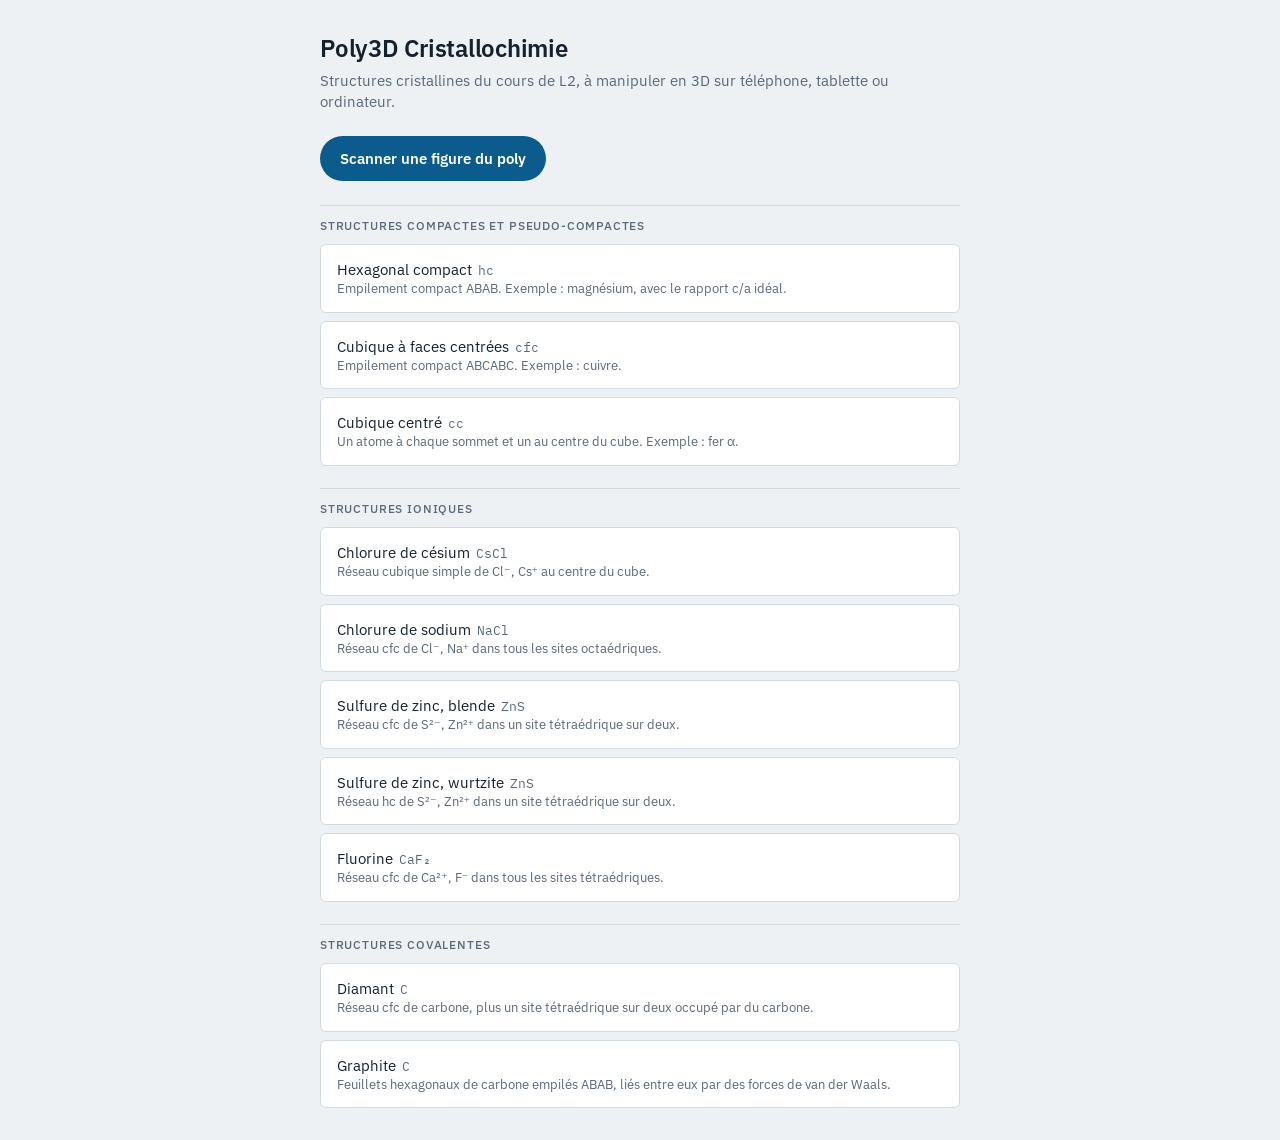
<file: index.html>
<!doctype html>
<html lang="fr">
<head>
<meta charset="utf-8">
<meta name="viewport" content="width=device-width, initial-scale=1">
<title>Poly3D Cristallochimie</title>
<link rel="stylesheet" href="https://fonts.googleapis.com/css2?family=IBM+Plex+Mono:wght@400;500&family=IBM+Plex+Sans:wght@400;500;600&display=swap">
<link rel="stylesheet" href="poly3d.css?v=10">
</head>
<body>
<main class="home">
<h1>Poly3D Cristallochimie</h1>
<p>Structures cristallines du cours de L2, à manipuler en 3D sur téléphone, tablette ou ordinateur.</p>
<a class="lien" href="scanner.html">Scanner une figure du poly</a>
<div id="liste"></div>
</main>
<script src="structures.js?v=10"></script>
<script src="poly3d.js?v=10"></script>
</body>
</html>
</file>
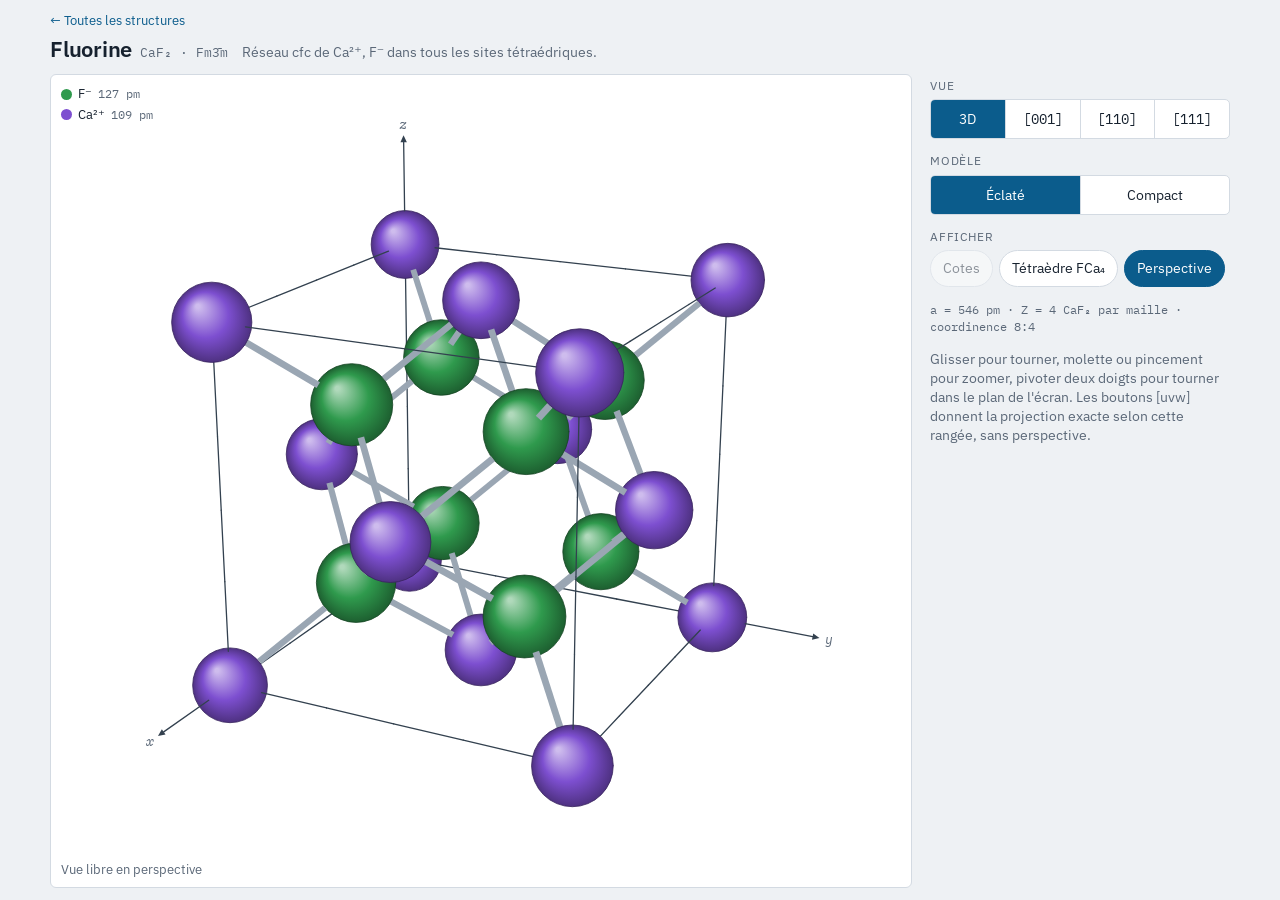
<file: caf2.html>
<!doctype html>
<html lang="fr">
<head>
<meta charset="utf-8">
<meta name="viewport" content="width=device-width, initial-scale=1, viewport-fit=cover">
<title>Poly3D</title>
<link rel="stylesheet" href="https://fonts.googleapis.com/css2?family=IBM+Plex+Mono:wght@400;500&family=IBM+Plex+Sans:wght@400;500;600&display=swap">
<link rel="stylesheet" href="poly3d.css?v=10">
</head>
<body data-structure="caf2">
<script src="structures.js?v=10"></script>
<script src="poly3d.js?v=10"></script>
</body>
</html>
</file>
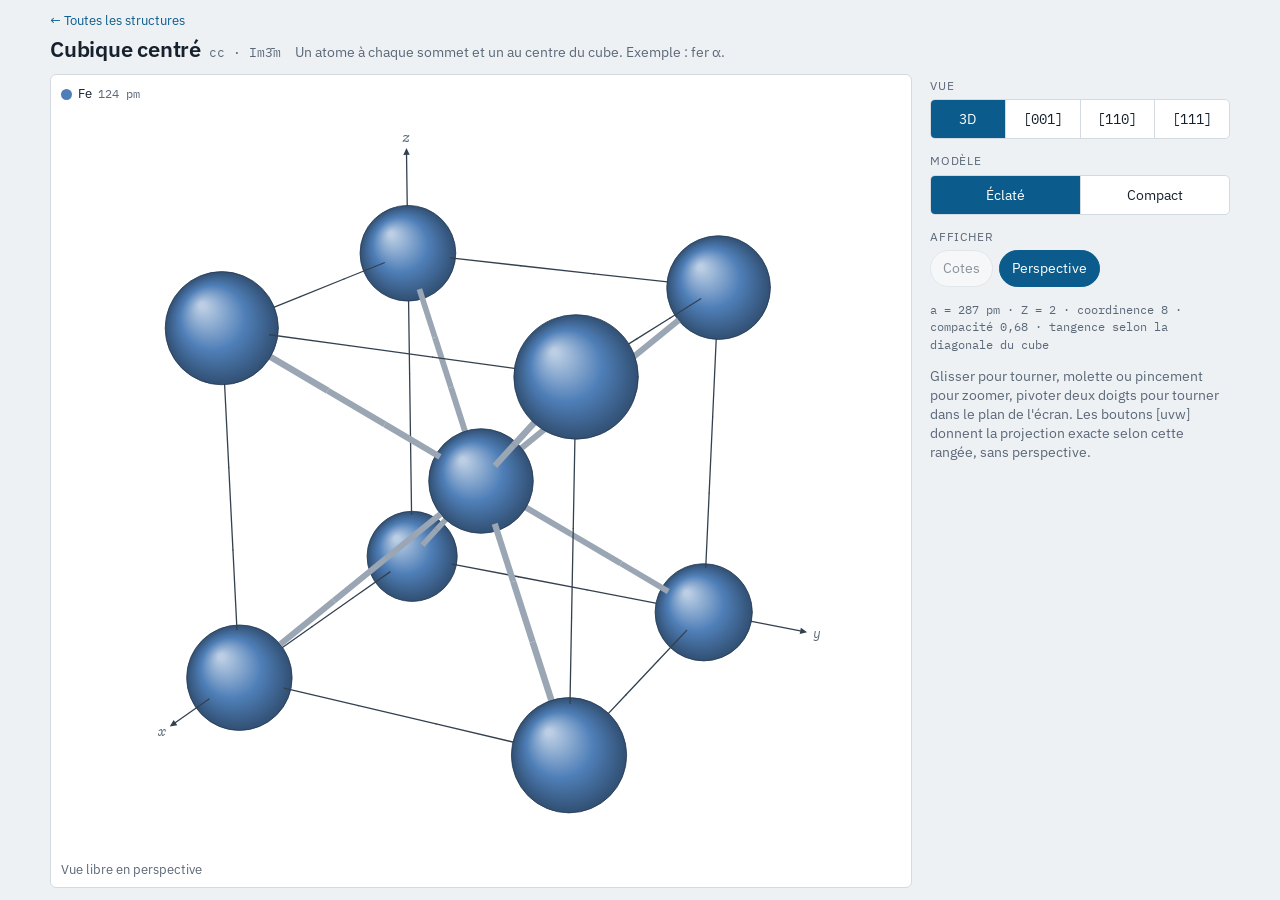
<file: cc.html>
<!doctype html>
<html lang="fr">
<head>
<meta charset="utf-8">
<meta name="viewport" content="width=device-width, initial-scale=1, viewport-fit=cover">
<title>Poly3D</title>
<link rel="stylesheet" href="https://fonts.googleapis.com/css2?family=IBM+Plex+Mono:wght@400;500&family=IBM+Plex+Sans:wght@400;500;600&display=swap">
<link rel="stylesheet" href="poly3d.css?v=10">
</head>
<body data-structure="cc">
<script src="structures.js?v=10"></script>
<script src="poly3d.js?v=10"></script>
</body>
</html>
</file>
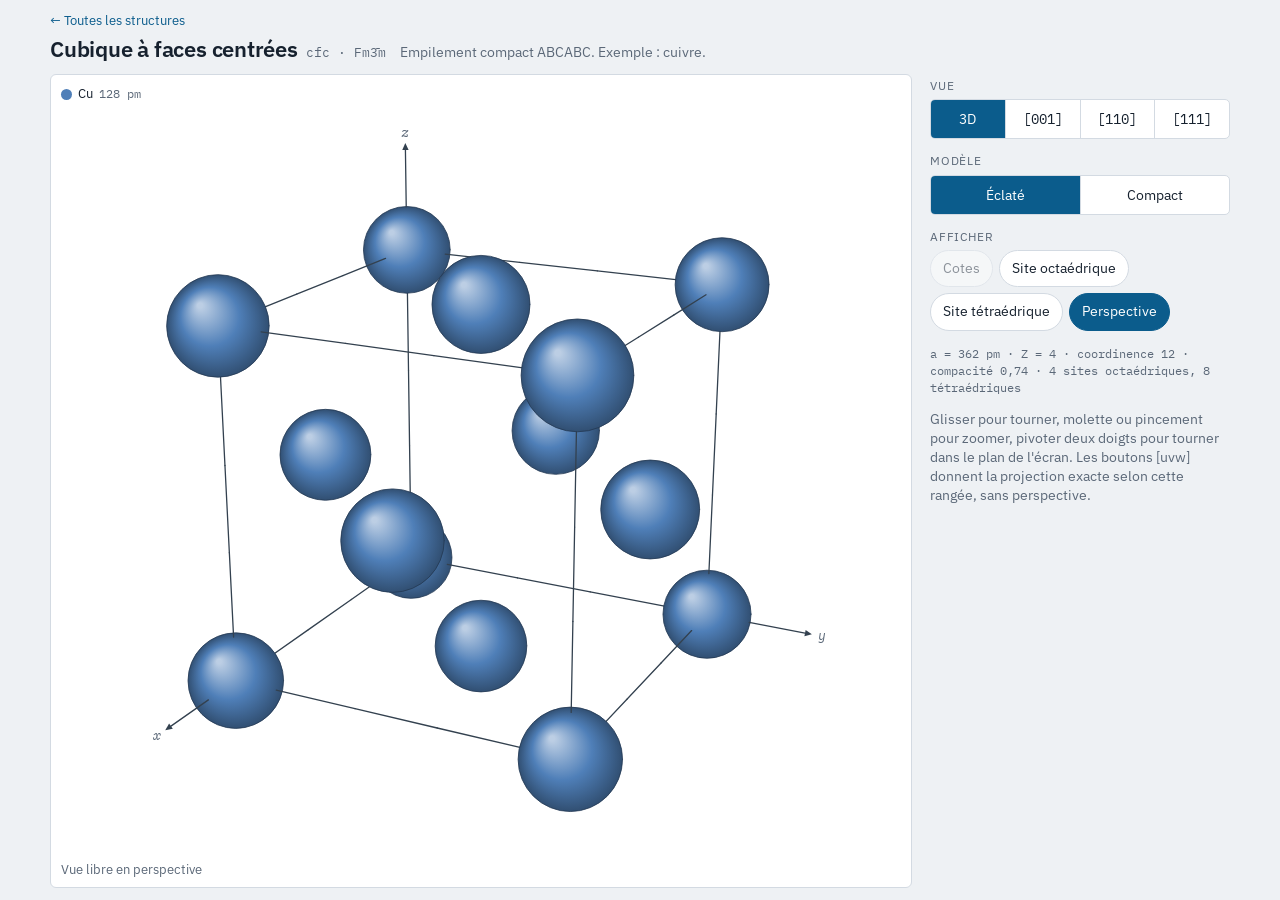
<file: cfc.html>
<!doctype html>
<html lang="fr">
<head>
<meta charset="utf-8">
<meta name="viewport" content="width=device-width, initial-scale=1, viewport-fit=cover">
<title>Poly3D</title>
<link rel="stylesheet" href="https://fonts.googleapis.com/css2?family=IBM+Plex+Mono:wght@400;500&family=IBM+Plex+Sans:wght@400;500;600&display=swap">
<link rel="stylesheet" href="poly3d.css?v=10">
</head>
<body data-structure="cfc">
<script src="structures.js?v=10"></script>
<script src="poly3d.js?v=10"></script>
</body>
</html>
</file>
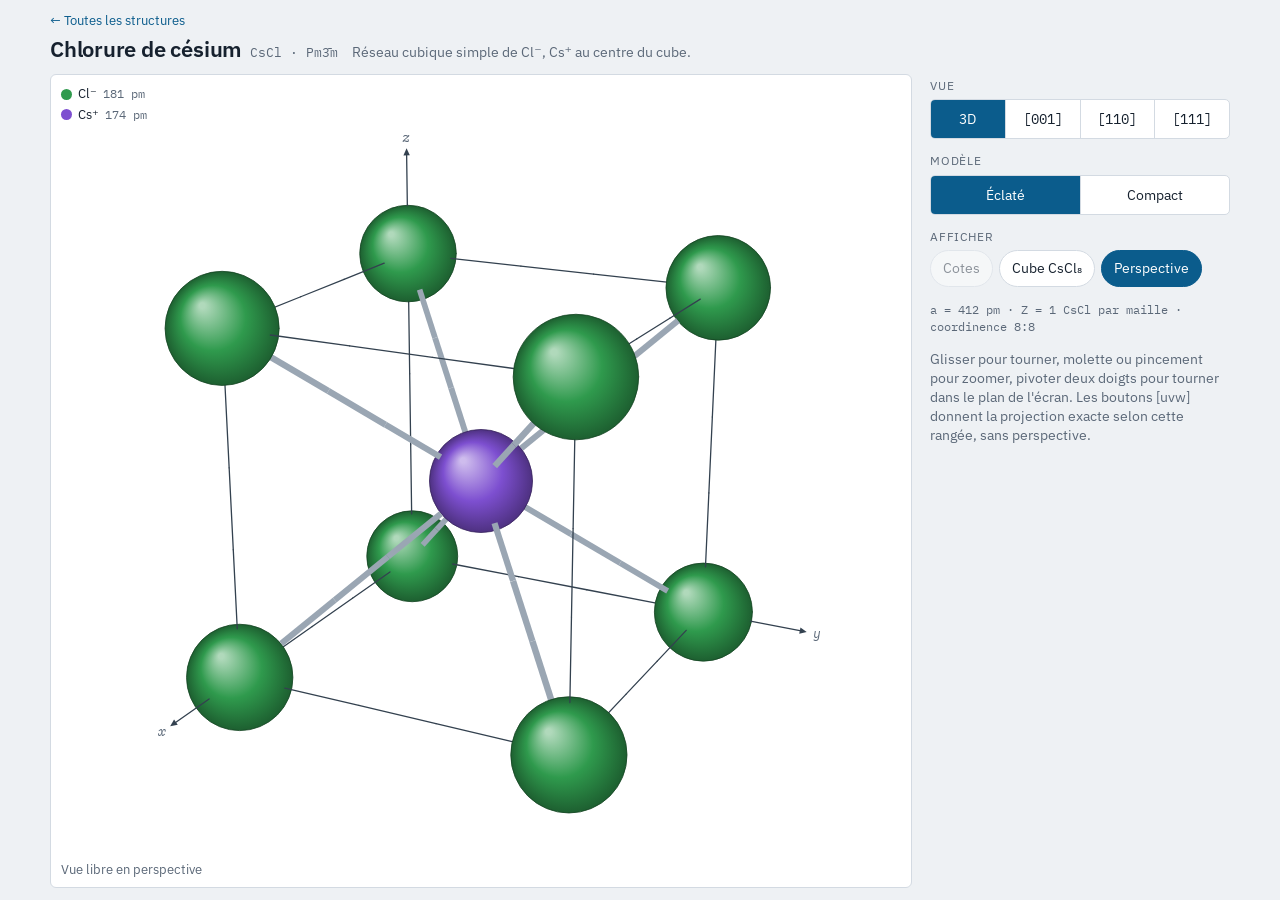
<file: cscl.html>
<!doctype html>
<html lang="fr">
<head>
<meta charset="utf-8">
<meta name="viewport" content="width=device-width, initial-scale=1, viewport-fit=cover">
<title>Poly3D</title>
<link rel="stylesheet" href="https://fonts.googleapis.com/css2?family=IBM+Plex+Mono:wght@400;500&family=IBM+Plex+Sans:wght@400;500;600&display=swap">
<link rel="stylesheet" href="poly3d.css?v=10">
</head>
<body data-structure="cscl">
<script src="structures.js?v=10"></script>
<script src="poly3d.js?v=10"></script>
</body>
</html>
</file>
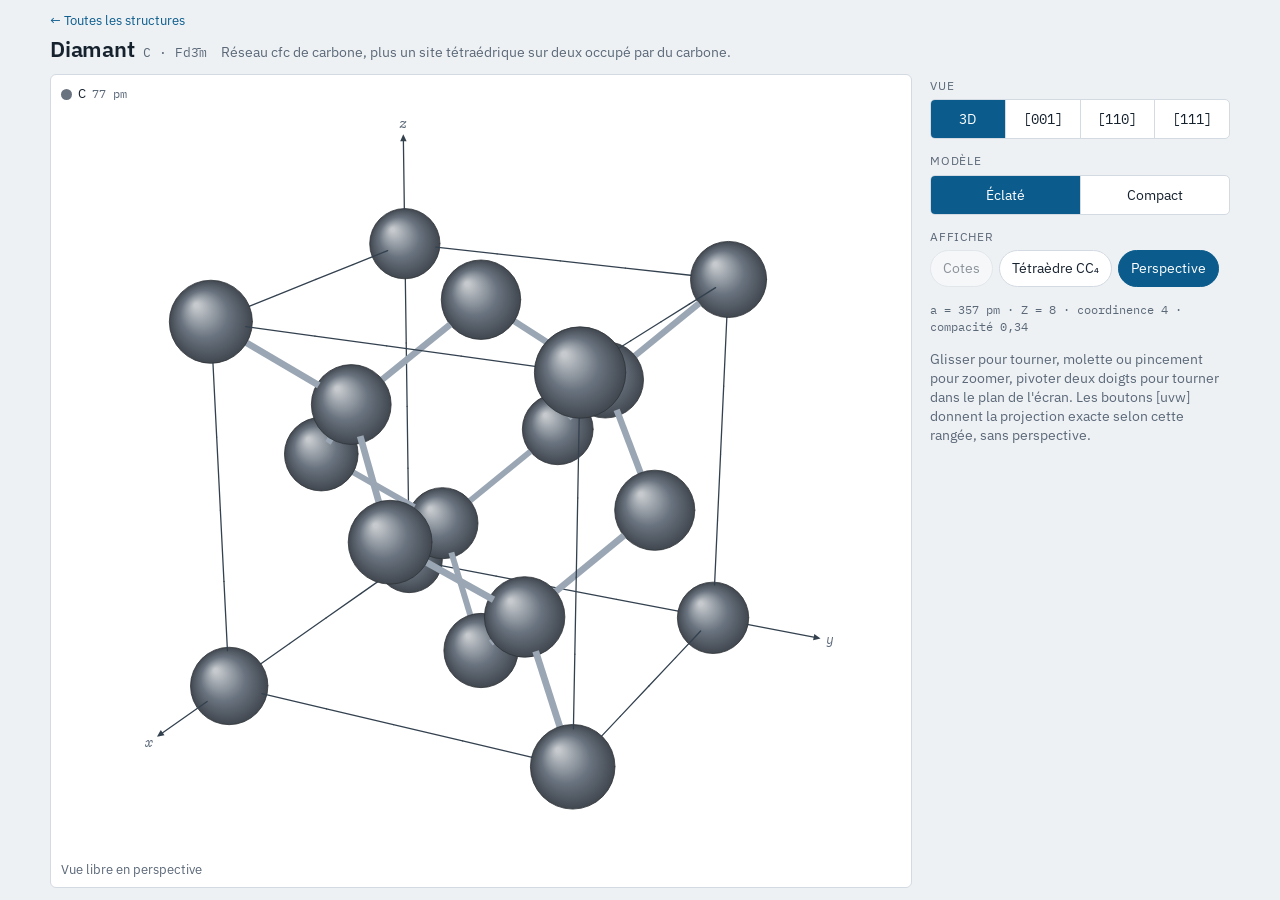
<file: diamant.html>
<!doctype html>
<html lang="fr">
<head>
<meta charset="utf-8">
<meta name="viewport" content="width=device-width, initial-scale=1, viewport-fit=cover">
<title>Poly3D</title>
<link rel="stylesheet" href="https://fonts.googleapis.com/css2?family=IBM+Plex+Mono:wght@400;500&family=IBM+Plex+Sans:wght@400;500;600&display=swap">
<link rel="stylesheet" href="poly3d.css?v=10">
</head>
<body data-structure="diamant">
<script src="structures.js?v=10"></script>
<script src="poly3d.js?v=10"></script>
</body>
</html>
</file>
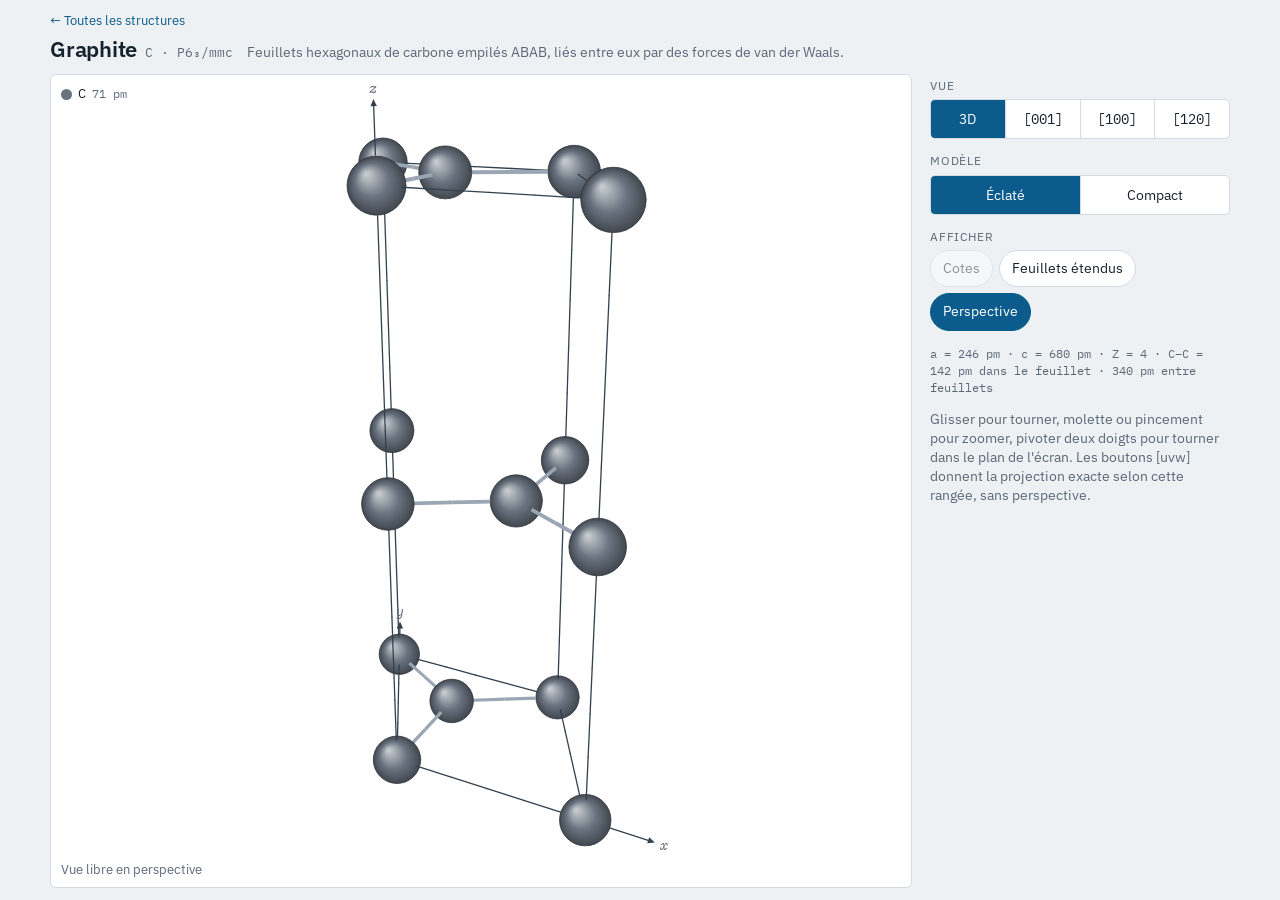
<file: graphite.html>
<!doctype html>
<html lang="fr">
<head>
<meta charset="utf-8">
<meta name="viewport" content="width=device-width, initial-scale=1, viewport-fit=cover">
<title>Poly3D</title>
<link rel="stylesheet" href="https://fonts.googleapis.com/css2?family=IBM+Plex+Mono:wght@400;500&family=IBM+Plex+Sans:wght@400;500;600&display=swap">
<link rel="stylesheet" href="poly3d.css?v=10">
</head>
<body data-structure="graphite">
<script src="structures.js?v=10"></script>
<script src="poly3d.js?v=10"></script>
</body>
</html>
</file>
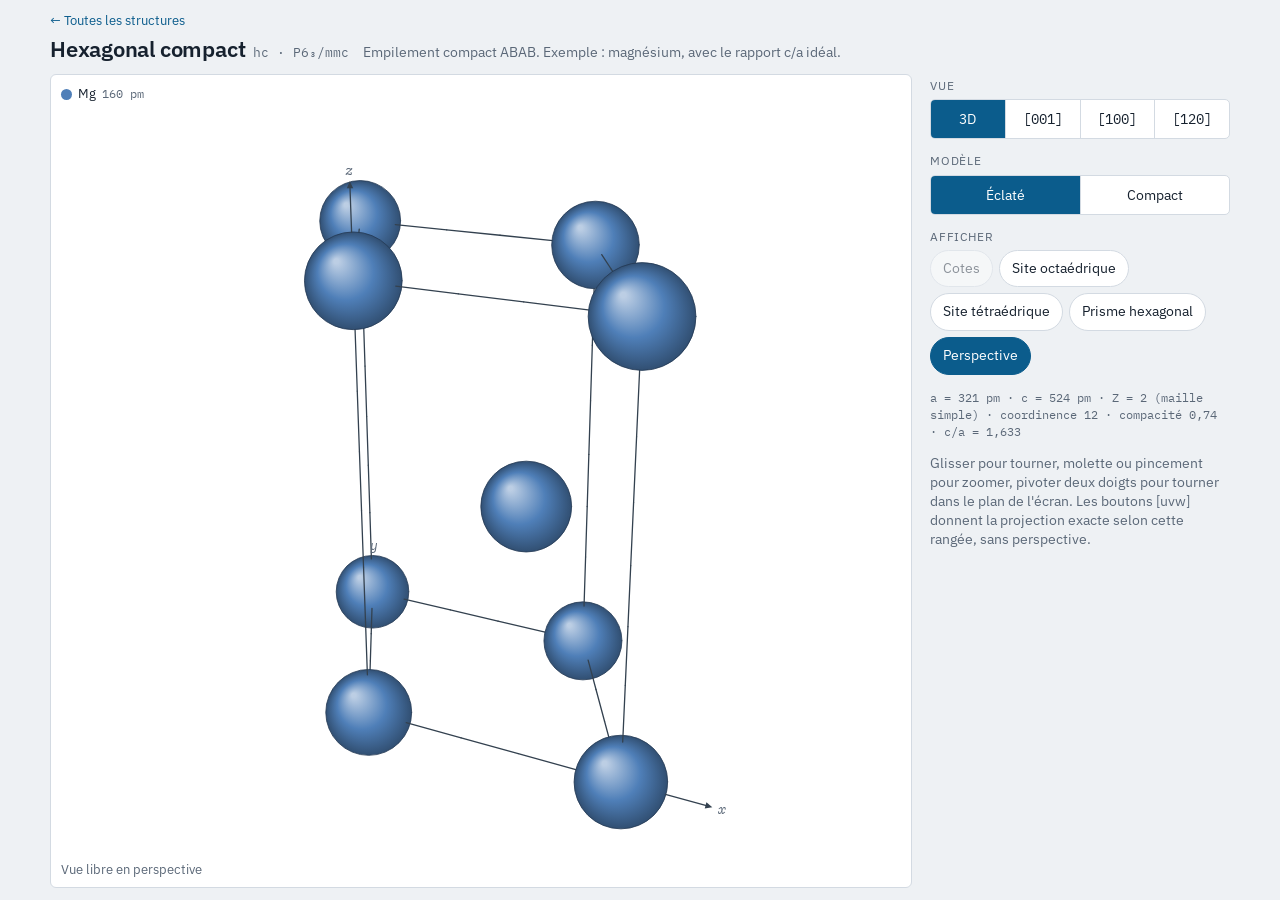
<file: hc.html>
<!doctype html>
<html lang="fr">
<head>
<meta charset="utf-8">
<meta name="viewport" content="width=device-width, initial-scale=1, viewport-fit=cover">
<title>Poly3D</title>
<link rel="stylesheet" href="https://fonts.googleapis.com/css2?family=IBM+Plex+Mono:wght@400;500&family=IBM+Plex+Sans:wght@400;500;600&display=swap">
<link rel="stylesheet" href="poly3d.css?v=10">
</head>
<body data-structure="hc">
<script src="structures.js?v=10"></script>
<script src="poly3d.js?v=10"></script>
</body>
</html>
</file>
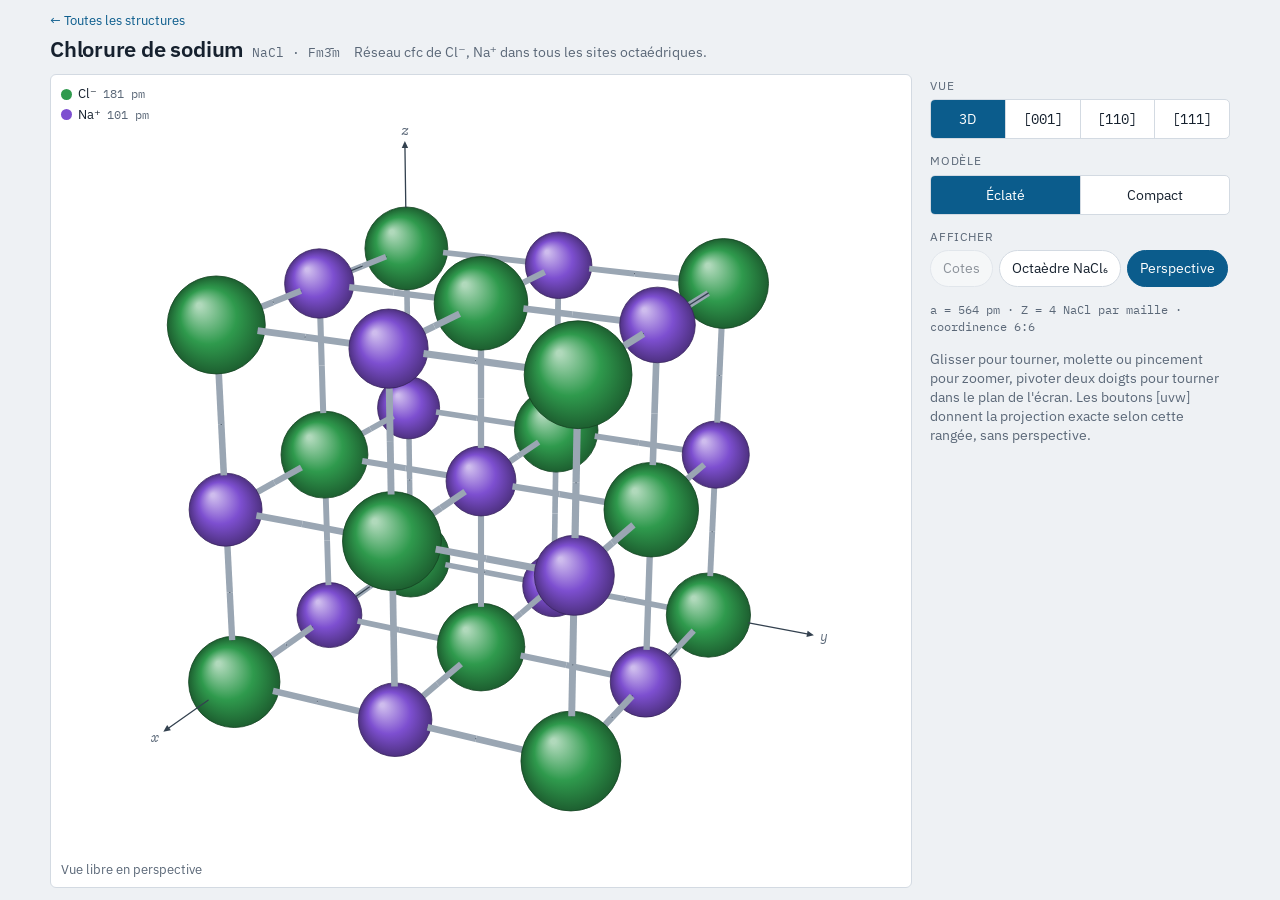
<file: nacl.html>
<!doctype html>
<html lang="fr">
<head>
<meta charset="utf-8">
<meta name="viewport" content="width=device-width, initial-scale=1, viewport-fit=cover">
<title>Poly3D</title>
<link rel="stylesheet" href="https://fonts.googleapis.com/css2?family=IBM+Plex+Mono:wght@400;500&family=IBM+Plex+Sans:wght@400;500;600&display=swap">
<link rel="stylesheet" href="poly3d.css?v=10">
</head>
<body data-structure="nacl">
<script src="structures.js?v=10"></script>
<script src="poly3d.js?v=10"></script>
</body>
</html>
</file>
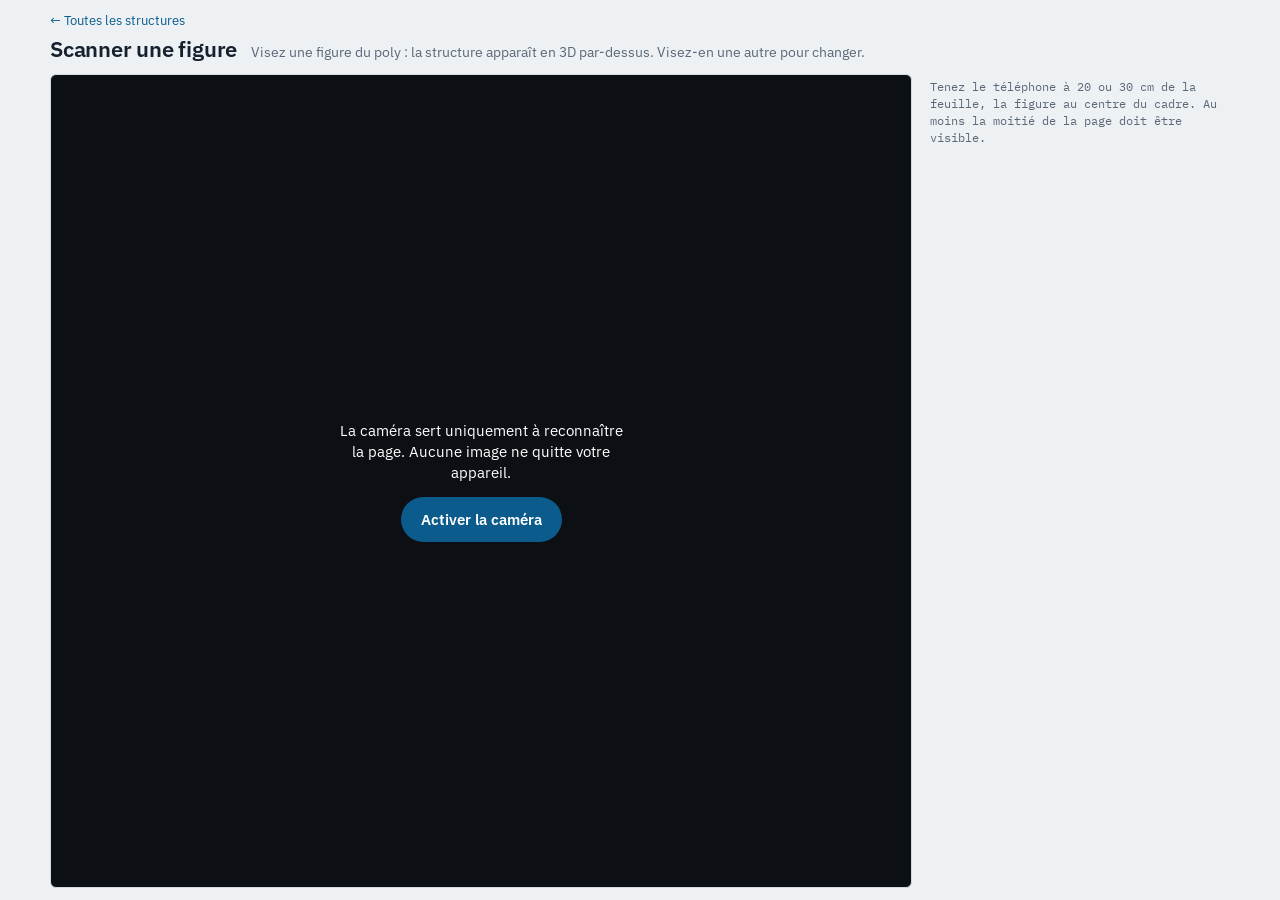
<file: scanner.html>
<!doctype html>
<html lang="fr">
<head>
<meta charset="utf-8">
<meta name="viewport" content="width=device-width, initial-scale=1, viewport-fit=cover">
<title>Poly3D Scanner</title>
<link rel="stylesheet" href="https://fonts.googleapis.com/css2?family=IBM+Plex+Mono:wght@400;500&family=IBM+Plex+Sans:wght@400;500;600&display=swap">
<link rel="stylesheet" href="poly3d.css?v=10">
</head>
<body>
<div class="app">
  <header>
    <a class="back" href="index.html">← Toutes les structures</a>
    <h1>Scanner une figure</h1>
    <p class="sub">Visez une figure du poly : la structure apparaît en 3D par-dessus. Visez-en une autre pour changer.</p>
  </header>
  <div class="stage scan" id="stage">
    <video id="video" playsinline muted autoplay></video>
    <div class="viseur" id="viseur" hidden></div>
    <div class="etat" id="etat" hidden><div class="msg" id="msg">Recherche d'une figure…</div><div class="mesure" id="mesure"></div></div>
    <div class="start" id="start"><div><p>La caméra sert uniquement à reconnaître la page. Aucune image ne quitte votre appareil.</p><button id="go">Activer la caméra</button></div></div>
  </div>
  <section class="panel"><p class="facts" id="aide">Tenez le téléphone à 20 ou 30 cm de la feuille, la figure au centre du cadre. Au moins la moitié de la page doit être visible.</p></section>
</div>
<script src="structures.js?v=10"></script>
<script src="poly3d.js?v=10"></script>
<script src="scanner.js?v=10"></script>
</body>
</html>
</file>
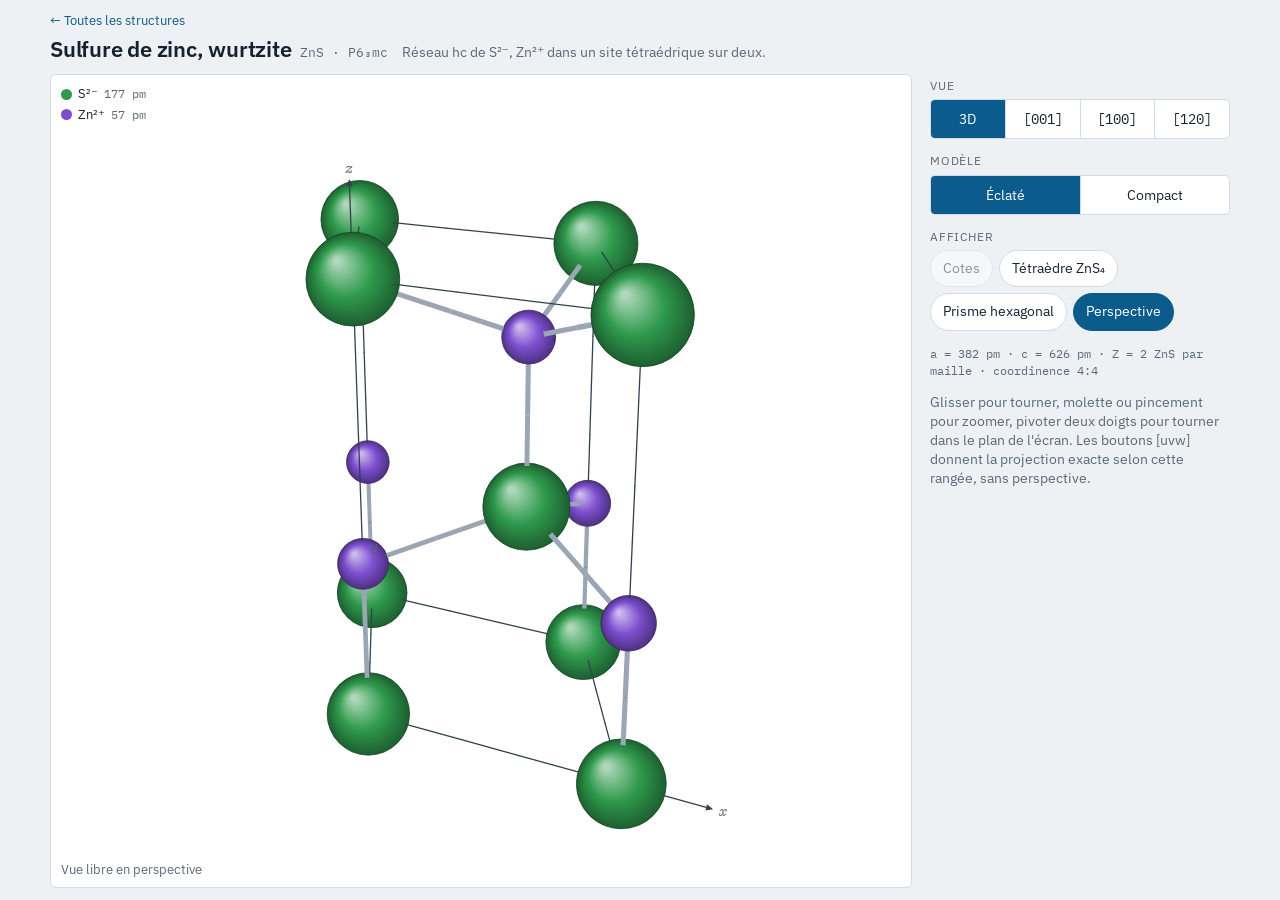
<file: wurtzite.html>
<!doctype html>
<html lang="fr">
<head>
<meta charset="utf-8">
<meta name="viewport" content="width=device-width, initial-scale=1, viewport-fit=cover">
<title>Poly3D</title>
<link rel="stylesheet" href="https://fonts.googleapis.com/css2?family=IBM+Plex+Mono:wght@400;500&family=IBM+Plex+Sans:wght@400;500;600&display=swap">
<link rel="stylesheet" href="poly3d.css?v=10">
</head>
<body data-structure="wurtzite">
<script src="structures.js?v=10"></script>
<script src="poly3d.js?v=10"></script>
</body>
</html>
</file>
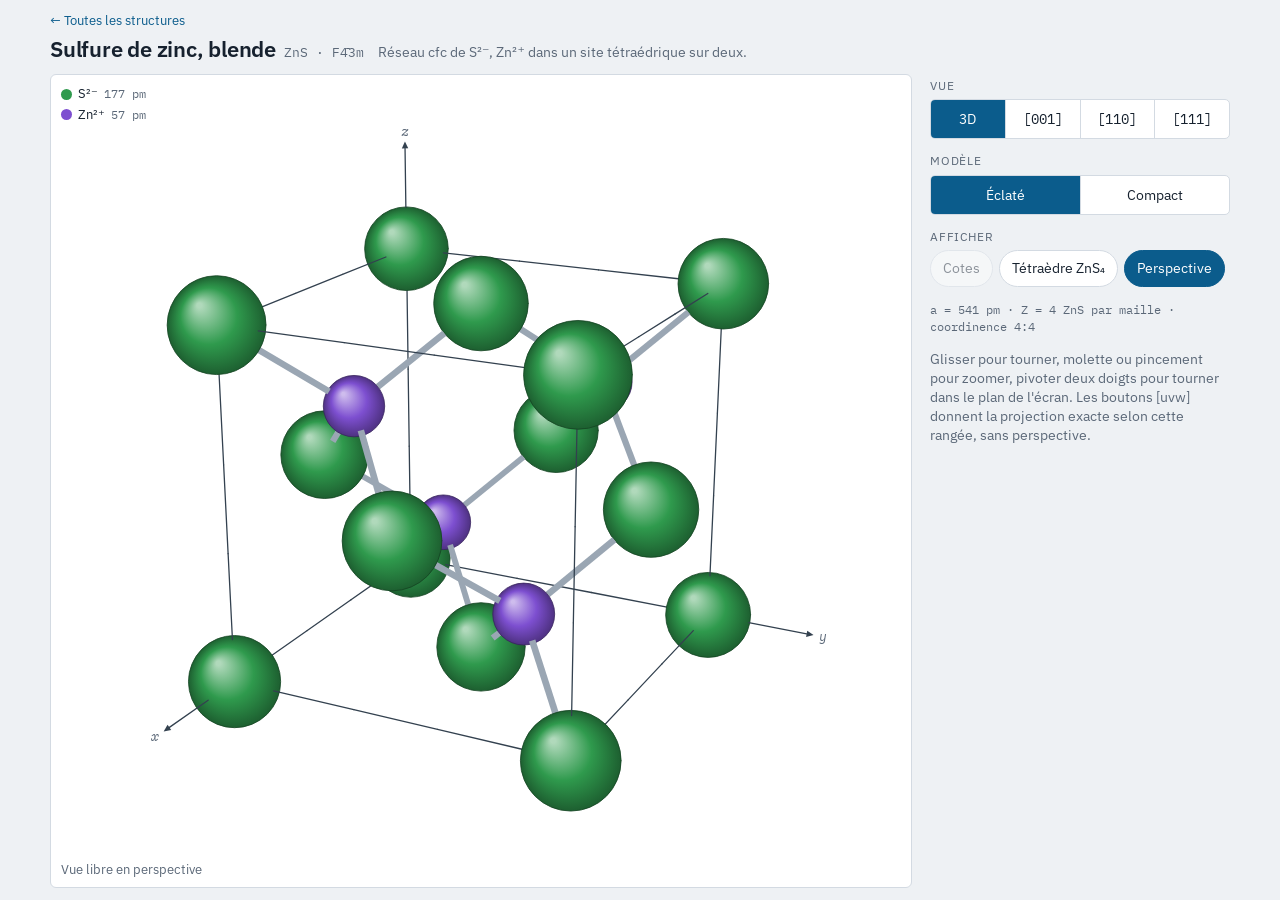
<file: zns.html>
<!doctype html>
<html lang="fr">
<head>
<meta charset="utf-8">
<meta name="viewport" content="width=device-width, initial-scale=1, viewport-fit=cover">
<title>Poly3D</title>
<link rel="stylesheet" href="https://fonts.googleapis.com/css2?family=IBM+Plex+Mono:wght@400;500&family=IBM+Plex+Sans:wght@400;500;600&display=swap">
<link rel="stylesheet" href="poly3d.css?v=10">
</head>
<body data-structure="zns">
<script src="structures.js?v=10"></script>
<script src="poly3d.js?v=10"></script>
</body>
</html>
</file>
<file: poly3d.css>
/* Poly3D Cristallochimie : mise en page commune à toutes les structures.
   Une planche de dessin plein écran, un bandeau de titre fin, le pupitre de commandes dessous (à droite sur grand écran). */
:root{
  --bg:#eef1f4; --surface:#ffffff; --ink:#16212e; --muted:#5b6878; --rule:#d3dae2;
  --accent:#0b5c8c; --accent-ink:#ffffff;
  --anion:#2f9a4d; --anion-ink:#1d6b33; --cation:#7d4fd0; --cation-ink:#5a33a8;
  --metal:#4f7fb8; --metal-ink:#2f5c92; --carbone:#69737f; --carbone-ink:#3d4650;
  --edge:#33414f; --bond:#9aa6b3; --poly:#e0862a;
  --font-ui:"IBM Plex Sans",system-ui,-apple-system,"Segoe UI",sans-serif;
  --font-mono:"IBM Plex Mono",ui-monospace,Menlo,Consolas,monospace;
}
@media (prefers-color-scheme: dark){
  :root{
    --bg:#10161d; --surface:#18212b; --ink:#e6ecf2; --muted:#93a1b1; --rule:#2b3745;
    --accent:#5fb4e6; --accent-ink:#0c1620;
    --anion:#4cc06c; --anion-ink:#7fdc98; --cation:#9a74e8; --cation-ink:#bda3f5;
    --metal:#6b9bd6; --metal-ink:#a3c4ee; --carbone:#8d98a5; --carbone-ink:#c2cbd5;
    --edge:#c3ceda; --bond:#5d6b7a; --poly:#f0a04a; color-scheme:dark;
  }
}
*{box-sizing:border-box}
[hidden]{display:none!important}
html,body{height:100%;margin:0}
body{background:var(--bg);color:var(--ink);font-family:var(--font-ui);font-size:15px;line-height:1.4;padding:0 16px}
.app{height:100%;max-width:1180px;margin:0 auto;padding:12px 0;display:grid;gap:10px;
  grid-template-rows:auto minmax(260px,1fr) auto;grid-template-columns:minmax(0,1fr)}
header{display:flex;flex-wrap:wrap;align-items:baseline;gap:4px 14px;min-width:0}
.back{font-size:.8rem;color:var(--accent);text-decoration:none;flex-basis:100%}
h1{margin:0;font-size:1.35rem;font-weight:600;letter-spacing:-.01em}
h1 small{font-family:var(--font-mono);font-weight:400;font-size:.8rem;color:var(--muted);margin-left:8px;letter-spacing:0}
.sub{margin:0;color:var(--muted);font-size:.88rem;min-width:0}
.stage{position:relative;min-width:0;min-height:0;background:var(--surface);border:1px solid var(--rule);border-radius:6px;overflow:hidden;touch-action:none;cursor:grab}
.stage.dragging{cursor:grabbing}
.stage canvas{position:absolute;inset:0;width:100%;height:100%;display:block}
.labels{position:absolute;inset:0;pointer-events:none;overflow:hidden}
.cote,.axis{position:absolute;transform:translate(-50%,-50%);white-space:nowrap}
.cote{background:var(--surface);border:1px solid var(--rule);border-radius:3px;padding:0 3px;font-size:14px;line-height:1.2;text-align:center;font-weight:600}
.cote span{display:block}
.axis{font-family:var(--font-mono);font-size:13px;font-style:italic;color:var(--muted)}
.legend{position:absolute;left:10px;top:10px;display:flex;flex-direction:column;gap:3px;font-size:.8rem;pointer-events:none}
.legend div{display:flex;align-items:center;gap:6px}
.legend i{width:11px;height:11px;border-radius:50%;display:inline-block}
.legend .num{font-family:var(--font-mono);color:var(--muted);font-size:.74rem}
.caption{position:absolute;left:10px;right:10px;bottom:8px;font-size:.8rem;color:var(--muted);pointer-events:none}
.caption b{font-family:var(--font-mono);font-weight:500;color:var(--ink)}
.panel{display:grid;gap:8px;min-width:0;align-content:start}
.row{display:grid;grid-template-columns:5.2em minmax(0,1fr);align-items:center;gap:10px}
.row>span{font-size:.72rem;text-transform:uppercase;letter-spacing:.07em;color:var(--muted)}
.seg{display:flex;border:1px solid var(--rule);border-radius:5px;overflow:hidden;background:var(--surface)}
.seg button{flex:1 1 0;min-width:0;border:0;border-left:1px solid var(--rule);background:transparent;color:var(--ink);
  font:inherit;font-size:.9rem;padding:9px 4px;cursor:pointer}
.seg button:first-child{border-left:0}
.seg button.idx{font-family:var(--font-mono);font-size:.85rem}
.seg button[aria-pressed="true"]{background:var(--accent);color:var(--accent-ink)}
.opts{display:flex;flex-wrap:wrap;gap:6px}
.opts button{border:1px solid var(--rule);background:var(--surface);color:var(--ink);font:inherit;font-size:.88rem;
  padding:8px 12px;border-radius:999px;cursor:pointer}
.opts button[aria-pressed="true"]{border-color:var(--accent);background:var(--accent);color:var(--accent-ink)}
.opts button:disabled{opacity:.45;cursor:default}
button:focus-visible,a:focus-visible{outline:2px solid var(--accent);outline-offset:2px}
.facts{margin:0;font-family:var(--font-mono);font-size:.76rem;color:var(--muted)}
.help{display:none;margin:0;font-size:.85rem;color:var(--muted)}
@media (min-width:900px){
  .app{grid-template-columns:minmax(0,1fr) 300px;grid-template-rows:auto minmax(0,1fr);column-gap:18px}
  header{grid-column:1 / -1}
  .panel{gap:14px;padding-top:4px}
  .row{grid-template-columns:minmax(0,1fr);gap:5px}
  .help{display:block}
}
/* page d'accueil */
.home{max-width:640px;margin:0 auto;padding:32px 0}
.home h1{font-size:1.5rem;margin-bottom:4px}
.home p{color:var(--muted);margin:0 0 24px}
.home ul{list-style:none;margin:0;padding:0;display:grid;gap:8px}
.home li a{display:block;padding:14px 16px;background:var(--surface);border:1px solid var(--rule);border-radius:6px;color:var(--ink);text-decoration:none}
.home li a:hover{border-color:var(--accent)}
.home li small{display:block;color:var(--muted)}
.home li code{font-family:var(--font-mono);font-size:.8rem;color:var(--muted);margin-left:6px}
/* scanner : reconnaissance d'une figure du poly par la caméra */
.scan{background:#0c1014;cursor:default;touch-action:auto}
.scan video{position:absolute;inset:0;width:100%;height:100%;object-fit:cover}
.scan .viseur{position:absolute;left:50%;top:50%;width:min(62%,300px);aspect-ratio:1;transform:translate(-50%,-50%);border:2px solid rgba(255,255,255,.8);border-radius:10px;pointer-events:none}
.scan .etat{position:absolute;left:10px;right:10px;bottom:10px;display:flex;flex-direction:column;align-items:center;gap:6px;text-align:center}
.scan .msg{background:rgba(12,16,20,.82);color:#fff;padding:8px 14px;border-radius:999px;font-size:.9rem;max-width:100%}
.scan .msg.ok{background:var(--accent);color:var(--accent-ink);font-weight:600}
.scan .mesure{font-family:var(--font-mono);font-size:.7rem;color:rgba(255,255,255,.7)}
.scan .start{position:absolute;inset:0;display:grid;place-items:center;padding:24px;text-align:center;color:#fff}
.scan .start button,.lien{border:0;background:var(--accent);color:var(--accent-ink);font:inherit;font-weight:600;padding:12px 20px;border-radius:999px;cursor:pointer;text-decoration:none;display:inline-block}
.scan .start p{margin:0 0 14px;max-width:32ch}
.home .lien{margin:0 0 24px}
/* structure par-dessus l'image de la caméra : couleurs claires imposées, car le fond est la feuille de papier */
.stage.ar{background:#0c1014;
  --surface:#ffffff; --ink:#16212e; --muted:#3d4a59; --rule:#d3dae2;
  --anion:#2f9a4d; --anion-ink:#1d6b33; --cation:#7d4fd0; --cation-ink:#5a33a8;
  --metal:#4f7fb8; --metal-ink:#2f5c92; --carbone:#69737f; --carbone-ink:#3d4650;
  --edge:#16212e; --bond:#6f7b88; --poly:#e0862a}
.stage.ar video{position:absolute;inset:0;width:100%;height:100%;object-fit:cover}
.stage.ar .legend,.stage.ar .caption{background:rgba(255,255,255,.85);color:var(--ink);padding:4px 8px;border-radius:6px}
.stage.ar .caption{right:auto}
.stage.ar .axis{color:var(--ink);text-shadow:0 0 3px #fff,0 0 3px #fff}
.facts a{color:var(--accent)}
.home h2{margin:22px 0 10px;padding-top:12px;border-top:1px solid var(--rule);font-size:.74rem;font-weight:500;text-transform:uppercase;letter-spacing:.07em;color:var(--muted)}
.home h2:first-child{margin-top:0}
</file>
